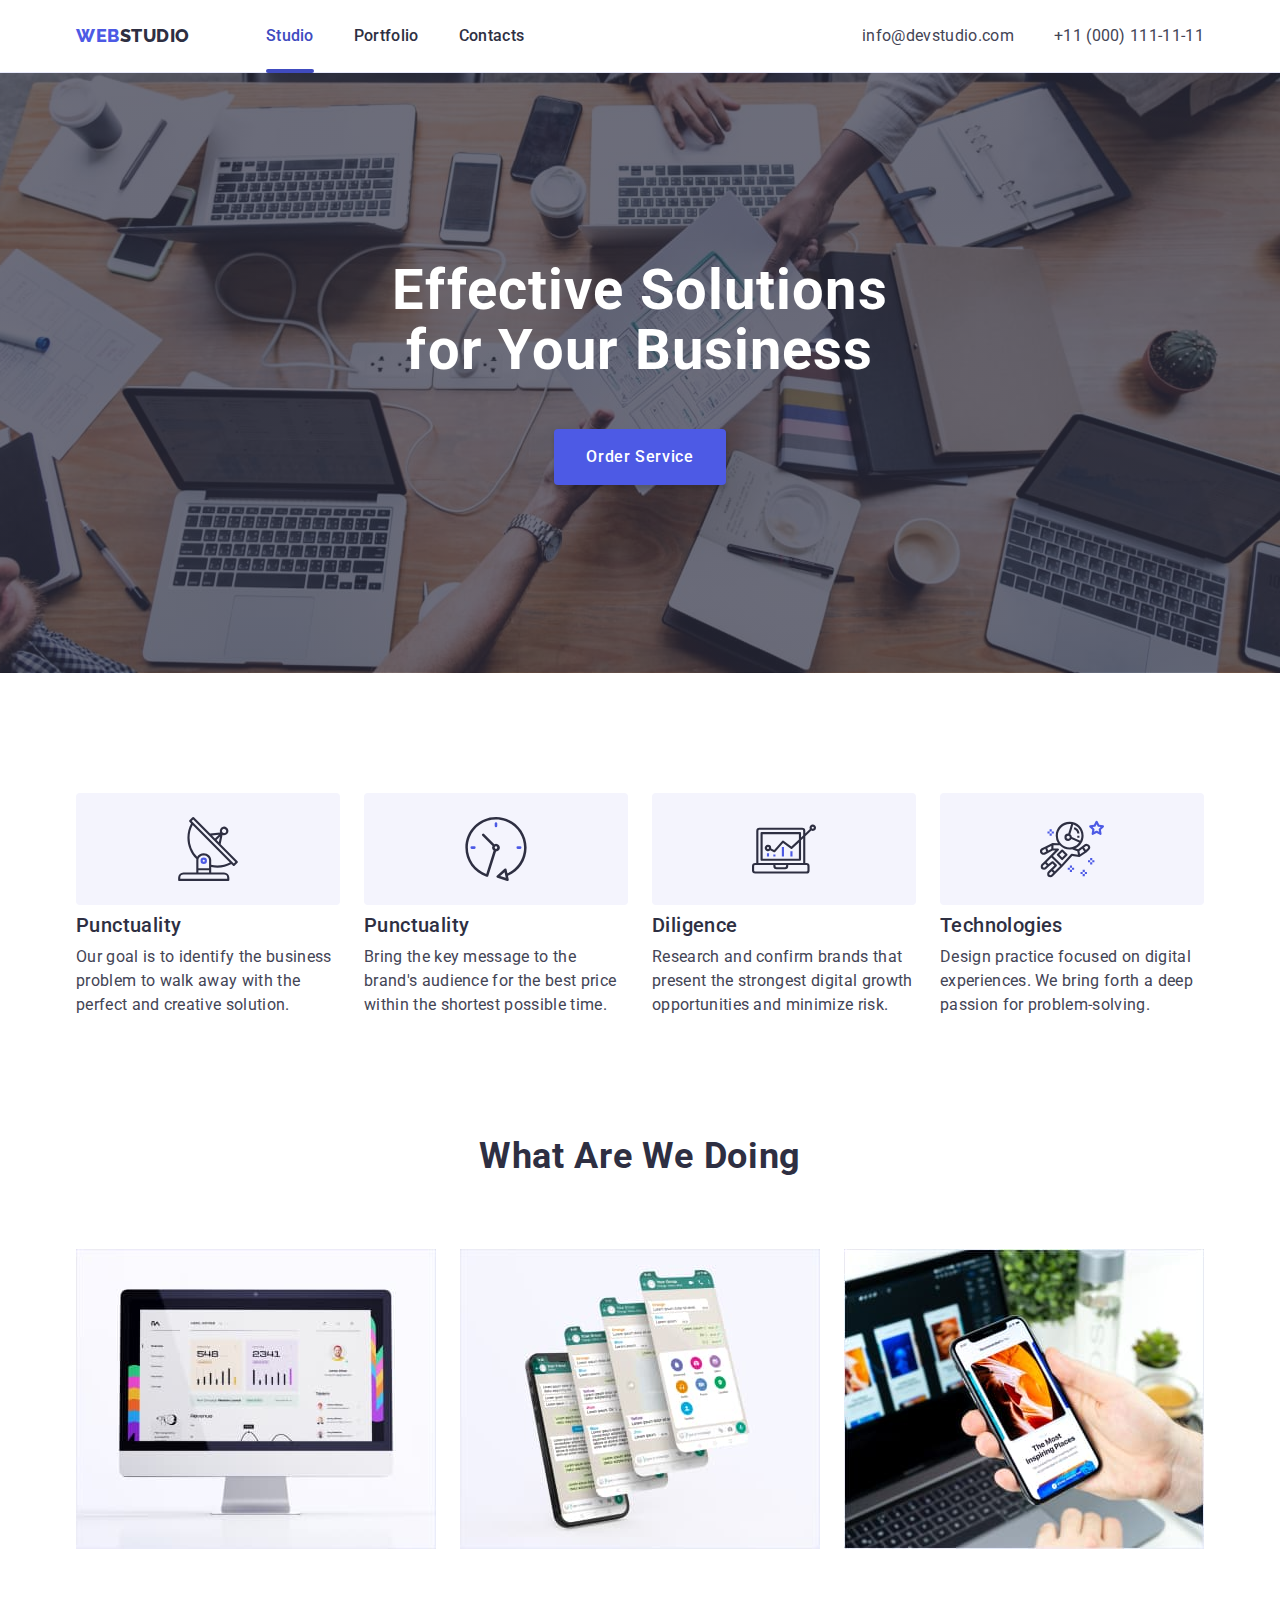
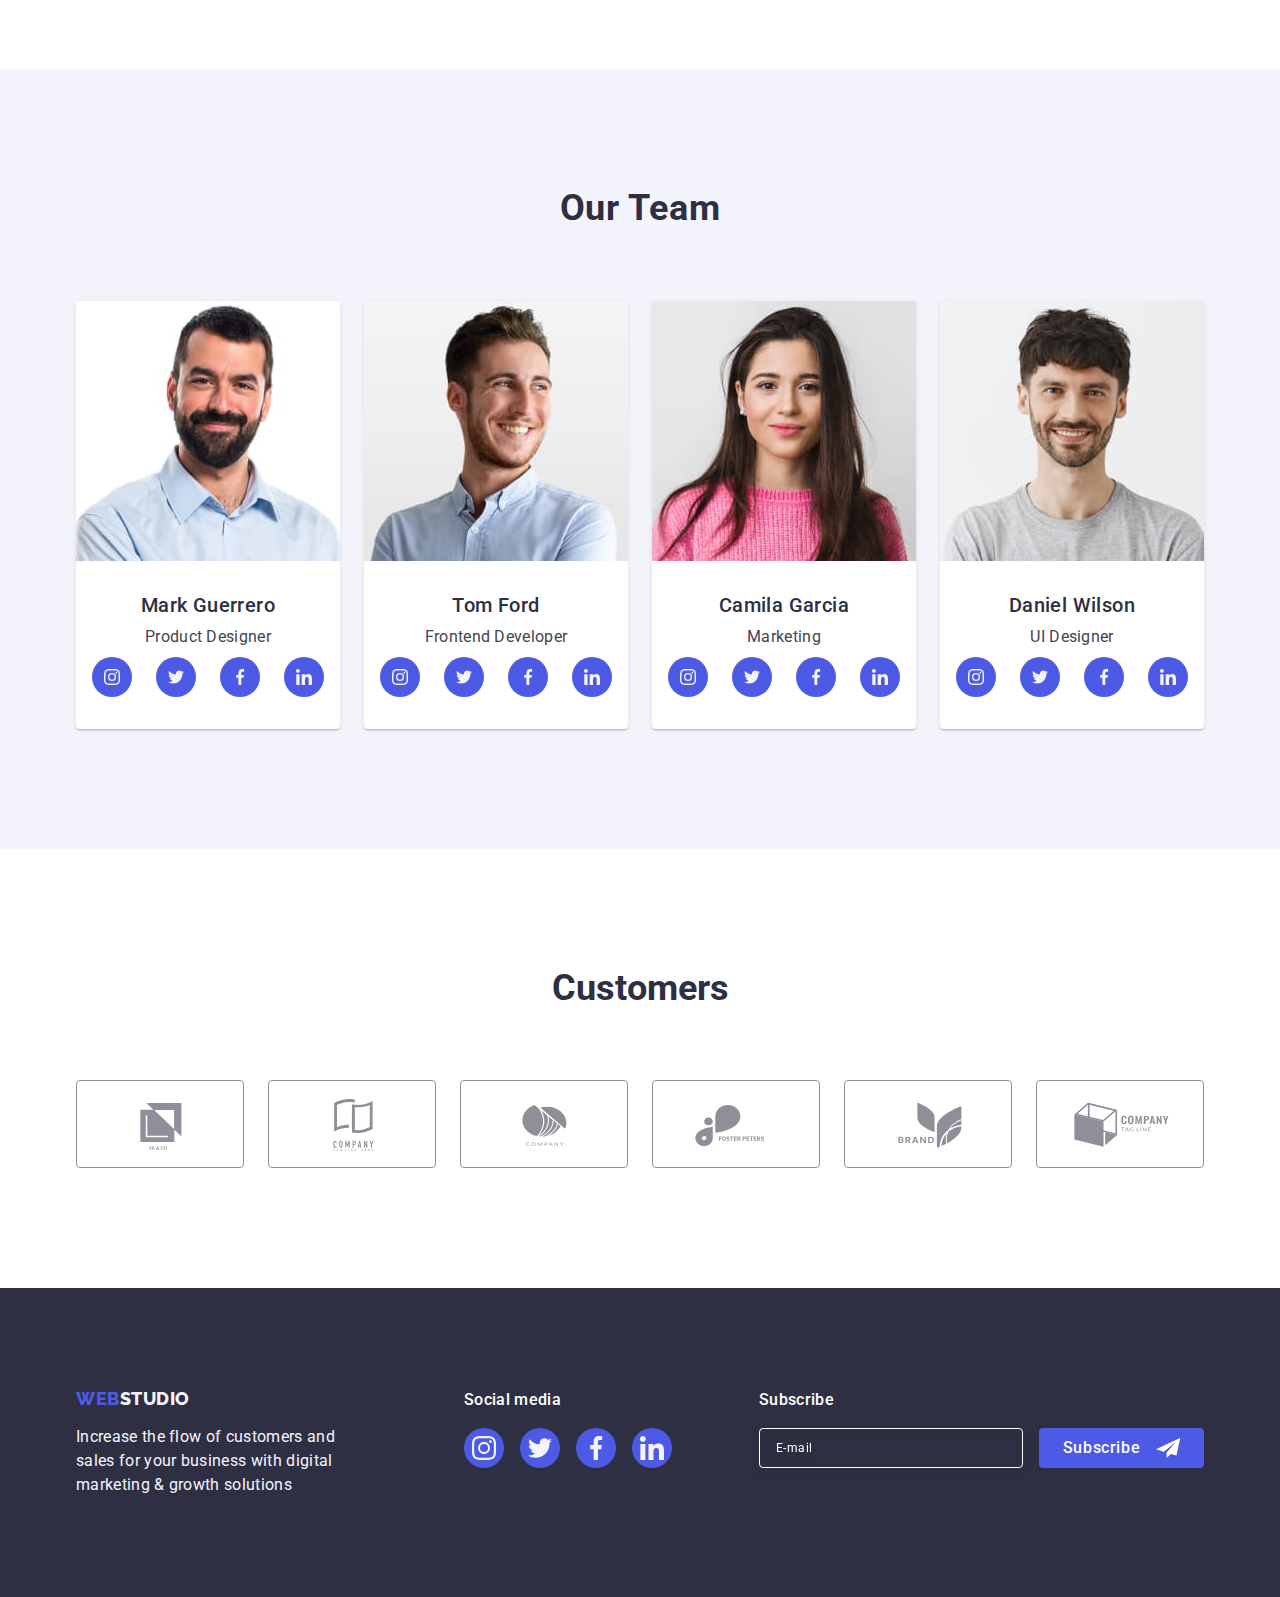
<file: index.html>
<!DOCTYPE html>
<html lang="en">
  <head>
    <meta charset="UTF-8" />
    <meta http-equiv="X-UA-Compatible" content="IE=edge" />
    <meta name="viewport" content="width=device-width, initial-scale=1.0" />
    <title>Effective Solutions for Your Business</title>
    <link rel="preconnect" href="https://fonts.googleapis.com" />
    <link rel="preconnect" href="https://fonts.gstatic.com" crossorigin />
    <link
      href="https://fonts.googleapis.com/css2?family=Raleway:wght@800&family=Roboto:wght@400;500;700&display=swap"
      rel="stylesheet"
    />
    <link
      rel="stylesheet"
      href="https://cdnjs.cloudflare.com/ajax/libs/modern-normalize/1.1.0/modern-normalize.min.css"
    />
    <link href="./css/styles.css" rel="stylesheet" />
  </head>
  <body>
    <!-- Header -->
    <header class="page-header">
      <div class="container page-header-container">
        <nav class="page-header-navigation">
          <a href="./index.html" class="link header-logo page-logo list"
            >Web<span class="logos link">Studio</span></a
          >
          <ul class="list nav-menu">
            <li class="menu-item">
              <a href="./index.html" class="menu-link active link">Studio</a>
            </li>
            <li class="menu-item">
              <a href="./portfolio.html" class="menu-link link">Portfolio</a>
            </li>
            <li class="menu-item">
              <a href="" class="menu-link link">Contacts</a>
            </li>
          </ul>
        </nav>

        <button type="button" class="mobile-menu-open-btn" data-menu-open>
          <svg class="burger-icon" width="32" height="22">
            <use href="./images/icons.svg#icon-menu-open"></use>
          </svg>
        </button>


        <!-- Address -->
        <address class="menu-contacts">
          <ul class="list contact-links">
            <li>
              <a class="link contacts" href="mailto:info@devstudio.com"
                >info@devstudio.com</a
              >
            </li>
            <li>
              <a class="link contacts" href="tel:+110001111111"
                >+11 (000) 111-11-11</a
              >
            </li>
          </ul>
        </address>
      </div>
      <div class="mobile-menu" data-menu>
        <div class="container mobile-menu-container">
          <button type="button" class="modal-close-btn" data-menu-close>
            <svg class="close-mobile-menu-icon" width="8" height="8">
              <use href="./images/icons.svg#icon-close-black-18dp"></use>
            </svg>
          </button>

          <ul class="mobile-menu-list list">
            <li class="list">
              <a href="./index.html" class="link mobile-text current">Studio</a>
            </li>
            <li class="list">
              <a href="./portfolio.html" class="link mobile-text">Portfolio</a>
            </li>
            <li class="list">
              <a href="./index.html" class="link mobile-text">Contacts</a>
            </li>
          </ul>
  <ul class="mobile-contacts list">
    <li class="list">
      <a class="link mobile-phone" href="tel:+110001111111">+11 (000) 111-11-11-11</a>
    </li>
    <li class="list">
      <a class="link mobile-email" href="mailto:info@devstudio.com">infor@devstudio.com</a>
    </li>
  </ul>
  <ul class="list social-icon-mobile">
    <li class="mobile-icon-item">
      <a class="link social-list-link" href="/">
        <svg class="social-icon-mobile" width="24" height="24">
          <use href="./images/icons.svg#instagram"></use>
        </svg>
      </a>
    </li>
    <li class="mobile-icon-item">
      <a class="link social-list-link" href="/">
        <svg class="social-icon-mobile" width="24" height="24">
          <use href="./images/icons.svg#twitter"></use>
        </svg>
      </a>
    </li>
    <li class="mobile-icon-item">
      <a class="link social-list-link" href="/">
        <svg class="social-icon-mobile" width="24" height="24">
          <use href="./images/icons.svg#facebook"></use>
        </svg>
      </a>
    </li>
    <li class="mobile-icon-item">
      <a class="link social-list-link" href="/">
        <svg class="social-icon-mobile" width="24" height="24">
          <use href="./images/icons.svg#linkedin"></use>
        </svg>
      </a>
    </li>
  </ul>
        </div>
      </div>
    </header>

    <!-- Main -->
    <main>
      
      <section class="section-one">
        <div class="container">
          <h1 class="title-one">Effective Solutions for Your Business</h1>
          <button class="button-one" type="button" data-modal-open>
            Order Service
          </button>
        </div>
      </section> 
      <!-- Section-2 -->
      <section class="sections">
        <div class="container">
          <h2 class="visually-hidden">Efficiency</h2>
          <ul class="list section-two-list">

            <li class="section-two-item">
              <div class="icons-section-two">
                <svg width="64" height="64">
                  <use href="./images/icons.svg#antenna"></use>
                </svg>
              </div>
              <h3 class="title-two">Punctuality</h3>
              <p class="text-item-section-two">
                Our goal is to identify the business problem to walk away with
                the perfect and creative solution.
              </p>
            </li>
            <li class="section-two-item">
              <div class="icons-section-two">
                <svg width="64" height="64">
                  <use href="./images/icons.svg#clock"></use>
                </svg>
              </div>
              <h3 class="title-two">Punctuality</h3>
              <p class="text-item-section-two">
                Bring the key message to the brand's audience for the best price
                within the shortest possible time.
              </p>
            </li>
            <li class="section-two-item">
              <div class="icons-section-two">
                <svg width="64" height="64">
                  <use href="./images/icons.svg#diagram"></use>
                </svg>
              </div>
              <h3 class="title-two">Diligence</h3>
              <p class="text-item-section-two">
                Research and confirm brands that present the strongest digital
                growth opportunities and minimize risk.
              </p>
            </li>
            <li class="section-two-item">
              <div class="icons-section-two">
                <svg width="64" height="64">
                  <use href="./images/icons.svg#astronaut"></use>
                </svg>
              </div>
              <h3 class="title-two">Technologies</h3>
              <p class="text-item-section-two">
                Design practice focused on digital experiences. We bring forth a
                deep passion for problem-solving.
              </p>
            </li>
          </ul>
        </div>
      </section>
      <!-- Section-3 -->
      <section class="section-three">
        <div class="container">
          <h2 class="title-three">What are we doing</h2>
          <ul class="list section-three-list">
            <li class="section-three-item">
              <img
  srcset="./images/desktop-images/1x/personal-computer.jpg 1x, ./images/desktop-images/2x/personal-computer@2x.jpg 2x"
  src="./images/desktop-images/1x/personal-computer.jpg"
  alt="computer"
  width="360"
  height="300"
/>
            </li>
            <li class="section-three-item">
              <img
  srcset="./images/desktop-images/1x/phone.jpg 1x, ./images/desktop-images/2x/phone@2x.jpg 2x"
  src="./images/desktop-images/1x/phone.jpg"
  alt="phone"
  width="360"
  height="300"
/>
            </li>
            <li class="section-three-item">
              <img
              srcset="./images/desktop-images/1x/phone-hand.jpg 1x, ./images/desktop-images/2x/phone-hand@2x.jpg 2x"
              src="./images/desktop-images/1x/phone-hand.jpg"
              alt="phone-hand"
              width="360"
              height="300"
            />
            </li>
          </ul>
        </div>
      </section>
      <!-- Section-4 -->
       <section class="section-four-background-color sections">
        <div class="container">
          <h2 class="title-four">Our Team</h2>
          <ul class="section-four-list list">
            <li class="company-employees">
              <img
              srcset="./images/desktop-images/1x/mark-guerrero.jpg 1x, ./images/desktop-images/2x/mark-guerrero@2x.jpg 2x"
              src="./images/desktop-images/1x/mark-guerrero.jpg"
              alt="employee-mark"
              width="264"
              height="260"
            />
              <div class="employees-list">
                <h3 class="title-employees">Mark Guerrero</h3>
                <p class="text-item">Product Designer</p>
                <ul class="social-list-section-four list">
                  <li class="social-item">
                    <a href="" class="social-list-link">
                      <svg
                        class="social-list-icon"
                        aria-label="instagram icon"
                        width="16"
                        height="16"
                      >
                        <use href="./images/icons.svg#instagram"></use>
                      </svg>
                    </a>
                  </li>
                  <li class="social-item">
                    <a href="" class="social-list-link">
                      <svg
                        class="social-list-icon"
                        aria-label="twitter icon"
                        width="16"
                        height="16"
                      >
                        <use href="./images/icons.svg#twitter"></use>
                      </svg>
                    </a>
                  </li>
                  <li class="social-item">
                    <a href="" class="social-list-link">
                      <svg
                        class="social-list-icon"
                        aria-label="facebook icon"
                        width="16"
                        height="16"
                      >
                        <use href="./images/icons.svg#facebook"></use>
                      </svg>
                    </a>
                  </li>
                  <li class="social-item">
                    <a href="" class="social-list-link">
                      <svg
                        class="social-list-icon"
                        aria-label="linkedin icon"
                        width="16"
                        height="16"
                      >
                        <use href="./images/icons.svg#linkedin"></use>
                      </svg>
                    </a>
                  </li>
                </ul>
              </div>
            </li>
            <li class="company-employees">
              <img
              srcset="./images/desktop-images/1x/tom-ford.jpg 1x, ./images/desktop-images/2x/tom-ford@2x.jpg 2x"
              src="./images/desktop-images/1x/tom-ford.jpg"
              alt="employee-tom"
              width="264"
              height="260"
            />
              <div class="employees-list">
                <h3 class="title-employees">Tom Ford</h3>
                <p class="text-item">Frontend Developer</p>
                <ul class="social-list-section-four list">
                  <li class="social-item">
                    <a href="" class="social-list-link">
                      <svg
                        class="social-list-icon"
                        aria-label="instagram icon"
                        width="16"
                        height="16"
                      >
                        <use href="./images/icons.svg#instagram"></use>
                      </svg>
                    </a>
                  </li>
                  <li class="social-item">
                    <a href="" class="social-list-link">
                      <svg
                        class="social-list-icon"
                        aria-label="twitter icon"
                        width="16"
                        height="16"
                      >
                        <use href="./images/icons.svg#twitter"></use>
                      </svg>
                    </a>
                  </li>
                  <li class="social-item">
                    <a href="" class="social-list-link">
                      <svg
                        class="social-list-icon"
                        aria-label="facebook icon"
                        width="16"
                        height="16"
                      >
                        <use href="./images/icons.svg#facebook"></use>
                      </svg>
                    </a>
                  </li>
                  <li class="social-item">
                    <a href="" class="social-list-link">
                      <svg
                        class="social-list-icon"
                        aria-label="linkedin icon"
                        width="16"
                        height="16"
                      >
                        <use href="./images/icons.svg#linkedin"></use>
                      </svg>
                    </a>
                  </li>
                </ul>
              </div>
            </li>
            <li class="company-employees">
              <img
              srcset="./images/desktop-images/1x/camila-garcia.jpg 1x, ./images/desktop-images/2x/camila-garcia@2x.jpg 2x"
              src="./images/desktop-images/1x/camila-garcia.jpg"
              alt="employee-camila"
              width="264"
              height="260"
            />
              <div class="employees-list">
                <h3 class="title-employees">Camila Garcia</h3>
                <p class="text-item">Marketing</p>
                <ul class="social-list-section-four list">
                  <li class="social-item">
                    <a href="" class="social-list-link">
                      <svg
                        class="social-list-icon"
                        aria-label="instagram icon"
                        width="16"
                        height="16"
                      >
                        <use href="./images/icons.svg#instagram"></use>
                      </svg>
                    </a>
                  </li>
                  <li class="social-item">
                    <a href="" class="social-list-link">
                      <svg
                        class="social-list-icon"
                        aria-label="twitter icon"
                        width="16"
                        height="16"
                      >
                        <use href="./images/icons.svg#twitter"></use>
                      </svg>
                    </a>
                  </li>
                  <li class="social-item">
                    <a href="" class="social-list-link">
                      <svg
                        class="social-list-icon"
                        aria-label="facebook icon"
                        width="16"
                        height="16"
                      >
                        <use href="./images/icons.svg#facebook"></use>
                      </svg>
                    </a>
                  </li>
                  <li class="social-item">
                    <a href="" class="social-list-link">
                      <svg
                        class="social-list-icon"
                        aria-label="linkedin icon"
                        width="16"
                        height="16"
                      >
                        <use href="./images/icons.svg#linkedin"></use>
                      </svg>
                    </a>
                  </li>
                </ul>
              </div>
            </li>
            <li class="company-employees">
              <img
              srcset="./images/desktop-images/1x/daniel-wilson.jpg 1x, ./images/desktop-images/2x/daniel-wilson@2x.jpg 2x"
              src="./images/desktop-images/1x/daniel-wilson.jpg"
              alt="employee-daniel"
              width="264"
              height="260"
            />
              <div class="employees-list">
                <h3 class="title-employees">Daniel Wilson</h3>
                <p class="text-item">UI Designer</p>
                <ul class="social-list-section-four list">
                  <li class="social-item">
                    <a href="" class="social-list-link">
                      <svg
                        class="social-list-icon"
                        aria-label="instagram icon"
                        width="16"
                        height="16"
                      >
                        <use href="./images/icons.svg#instagram"></use>
                      </svg>
                    </a>
                  </li>
                  <li class="social-item">
                    <a href="" class="social-list-link">
                      <svg
                        class="social-list-icon"
                        aria-label="twitter icon"
                        width="16"
                        height="16"
                      >
                        <use href="./images/icons.svg#twitter"></use>
                      </svg>
                    </a>
                  </li>
                  <li class="social-item">
                    <a href="" class="social-list-link">
                      <svg
                        class="social-list-icon"
                        aria-label="facebook icon"
                        width="16"
                        height="16"
                      >
                        <use href="./images/icons.svg#facebook"></use>
                      </svg>
                    </a>
                  </li>
                  <li class="social-item">
                    <a href="" class="social-list-link">
                      <svg
                        class="social-list-icon"
                        aria-label="linkedin icon"
                        width="16"
                        height="16"
                      >
                        <use href="./images/icons.svg#linkedin"></use>
                      </svg>
                    </a>
                  </li>
                </ul>
              </div>
            </li>
          </ul>
        </div>
      </section> 
      <!-- Section-5 -->
       <section class="sections">
        <div class="container container-customers">
          <h2 class="title-customers">Customers</h2>
          <ul class="customers-list list">
            <li class="customers-list-item">
              <a href="" class="link customer-link">
                <svg class="icons-section-five" width="104" height="56">
                  <use href="./images/icons.svg#ya-co"></use>
                </svg>
              </a>
            </li>
            <li class="customers-list-item">
              <a href="" class="link customer-link">
                <svg class="icons-section-five" width="104" height="56">
                  <use href="./images/icons.svg#tagline-here"></use>
                </svg>
              </a>
            </li>
            <li class="customers-list-item">
              <a href="" class="link customer-link">
                <svg class="icons-section-five" width="104" height="56">
                  <use href="./images/icons.svg#company"></use>
                </svg>
              </a>
            </li>
            <li class="customers-list-item">
              <a href="" class="link customer-link">
                <svg class="icons-section-five" width="104" height="56">
                  <use href="./images/icons.svg#foster-peters"></use>
                </svg>
              </a>
            </li>
            <li class="customers-list-item">
              <a href="" class="link customer-link">
                <svg class="icons-section-five" width="104" height="56">
                  <use href="./images/icons.svg#brand"></use>
                </svg>
              </a>
            </li>
            <li class="customers-list-item">
              <a href="" class="link customer-link">
                <svg class="icons-section-five" width="104" height="56">
                  <use href="./images/icons.svg#tag-line"></use>
                </svg>
              </a>
            </li>
          </ul>
        </div>
      </section> 
    </main>
    <!-- Footer -->
     <footer class="footer">
      <div class="container container-footer">
        <div class="logotype">
          <a href="./index.html" class="link page-logo footer-logo list"
            >Web<span class="footer-color">Studio</span></a
          >
          <p class="footer-paragraph">
            Increase the flow of customers and sales for your business with
            digital marketing & growth solutions
          </p>
        </div>

        <div class="footer-social-media-container">
          <p class="social-media-title">Social media</p>
          <ul class="social-list-footer list">
            <li class="social-item">
              <a href="" class="social-list-link-ft link">
                <svg
                  class="social-list-icon"
                  aria-label="instagram icon"
                  width="24"
                  height="24"
                >
                  <use href="./images/icons.svg#instagram"></use>
                </svg>
              </a>
            </li>
            <li class="social-item">
              <a href="" class="social-list-link-ft link">
                <svg
                  class="social-list-icon"
                  aria-label="twitter icon"
                  width="24"
                  height="24"
                >
                  <use href="./images/icons.svg#twitter"></use>
                </svg>
              </a>
            </li>
            <li class="social-item">
              <a href="" class="social-list-link-ft link">
                <svg
                  class="social-list-icon"
                  aria-label="facebook icon"
                  width="24"
                  height="24"
                >
                  <use href="./images/icons.svg#facebook"></use>
                </svg>
              </a>
            </li>
            <li class="social-item">
              <a href="" class="social-list-link-ft link">
                <svg
                  class="social-list-icon"
                  aria-label="linkedin icon"
                  width="24"
                  height="24"
                >
                  <use href="./images/icons.svg#linkedin"></use>
                </svg>
              </a>
            </li>
          </ul>
        </div>

        
        <div class="footer-subscribe-container">
          <p class="footer-form-title">Subscribe</p>
          <form class="footer-form">
            <label class="footer-label">
              <input class="footer-input" 
              name="user-email"
              type="email"
              placeholder="E-mail">
            </label>
            <button class="footer-subscribe-btn" type="submit">
              Subscribe
              <svg class="send-icon" width="24" height="24">
                <use href="./images/icons.svg#icon-icon-send"></use>
              </svg>
            </button>
          </form>
        </div>
      </div>
    </footer> 



<!-- Modal window -->

     <div class="backdrop is-hidden" data-modal>
      <div class="modal">
        <button type="button" class="modal-close-btn" data-modal-close>
          <svg class="modal-close-icon" width="8" height="8">
            <use href="./images/icons.svg#icon-close-black-18dp"></use>
          </svg>
        </button>

        <p class="modal-title">Leave your contacts and we will call you back</p>
        <form class="modal-contact-form">
          
          <div class="modal-container">
            <label for="user-name" class="modal-form-wrapper">Name</label>
                <div class="modal-input-container">
                <input
                  class="modal-contact-form-input"
                  type="text"
                  name="user-name"
                  id="user-name"
                  required
                  pattern="[a-zA-Zа-яА-ЯіІїЇґҐєЄ']+"
                />
                <svg class="contact-form-input-icon" width="18" height="24">
                  <use href="./images/icons.svg#icon-person-black-18dp-1"></use>
                </svg>
        
            </div>
          </div>
          



          <div class="modal-container">
          <label for="user-tel" class="modal-form-wrapper">Phone</label>
          <div class="modal-input-container">    
          <input
                class="modal-contact-form-input"
                type="tel"
                name="user-tel"
                id="user-tel"
                required
                pattern="[0-9]{3}-[0-9]{3}-[0-9]{2}-[0-9]{2}"
                title="xxx-xxx-xx-xx"
              />
              <svg class="contact-form-input-icon" width="18" height="24">
                <use href="./images/icons.svg#icon-phone-black-18dp-1"></use>
              </svg>
          </div>
        </div>






        <div class="modal-container">
          <label for="user-email" class="modal-form-wrapper">Email</label>
          <div class="modal-input-container">    
          <input
                class="modal-contact-form-input"
                type="email"
                name="user-email"
                id="user-email"
                required/>
              <svg class="contact-form-input-icon" width="18" height="24">
                <use href="./images/icons.svg#icon-email-black-18dp-1"></use>
              </svg>
          </div>
        </div>

          



        <div class="textarea-container"> 
        <label class="modal-form-wrapper" for="user-comment">Comment</label>
          
            <textarea
              class="contact-form-message"
              id="user-comment"
              name="user-comment"
              placeholder="Text input"
            ></textarea>
          </div> 






          <div class="modal-privacy-policy">
            <input
              class="contact-form-policy visually-hidden"
              id="user-privacy"
              type="checkbox"
              name="user-privacy"
              value="true" 
              required
            />
            <label class="contact-form-checkbox-wrapper" for="user-privacy">
            <span class="faked-checkbox">
              <svg class="checkbox-icon" width="10" height="8">
              <use
                class="contact-form-checkmark-icon"
                href="./images/icons.svg#icon-checkmark"
                width="10"
                height="8"
              ></use>
            </svg>
          </span>
          I accept the terms and conditions of the&#160;<a href="" class="privacy-policy-link"> Privacy Policy </a>
          </label>
        </div>





          <button type="submit" class="contact-form-sumbit">Send</button>
        </form>





      </div>
    </div> 
  
<script src="./js/mobile-menu.js"></script>
    <script src="./js/modal.js"></script>
  </body>
</html>
</file>
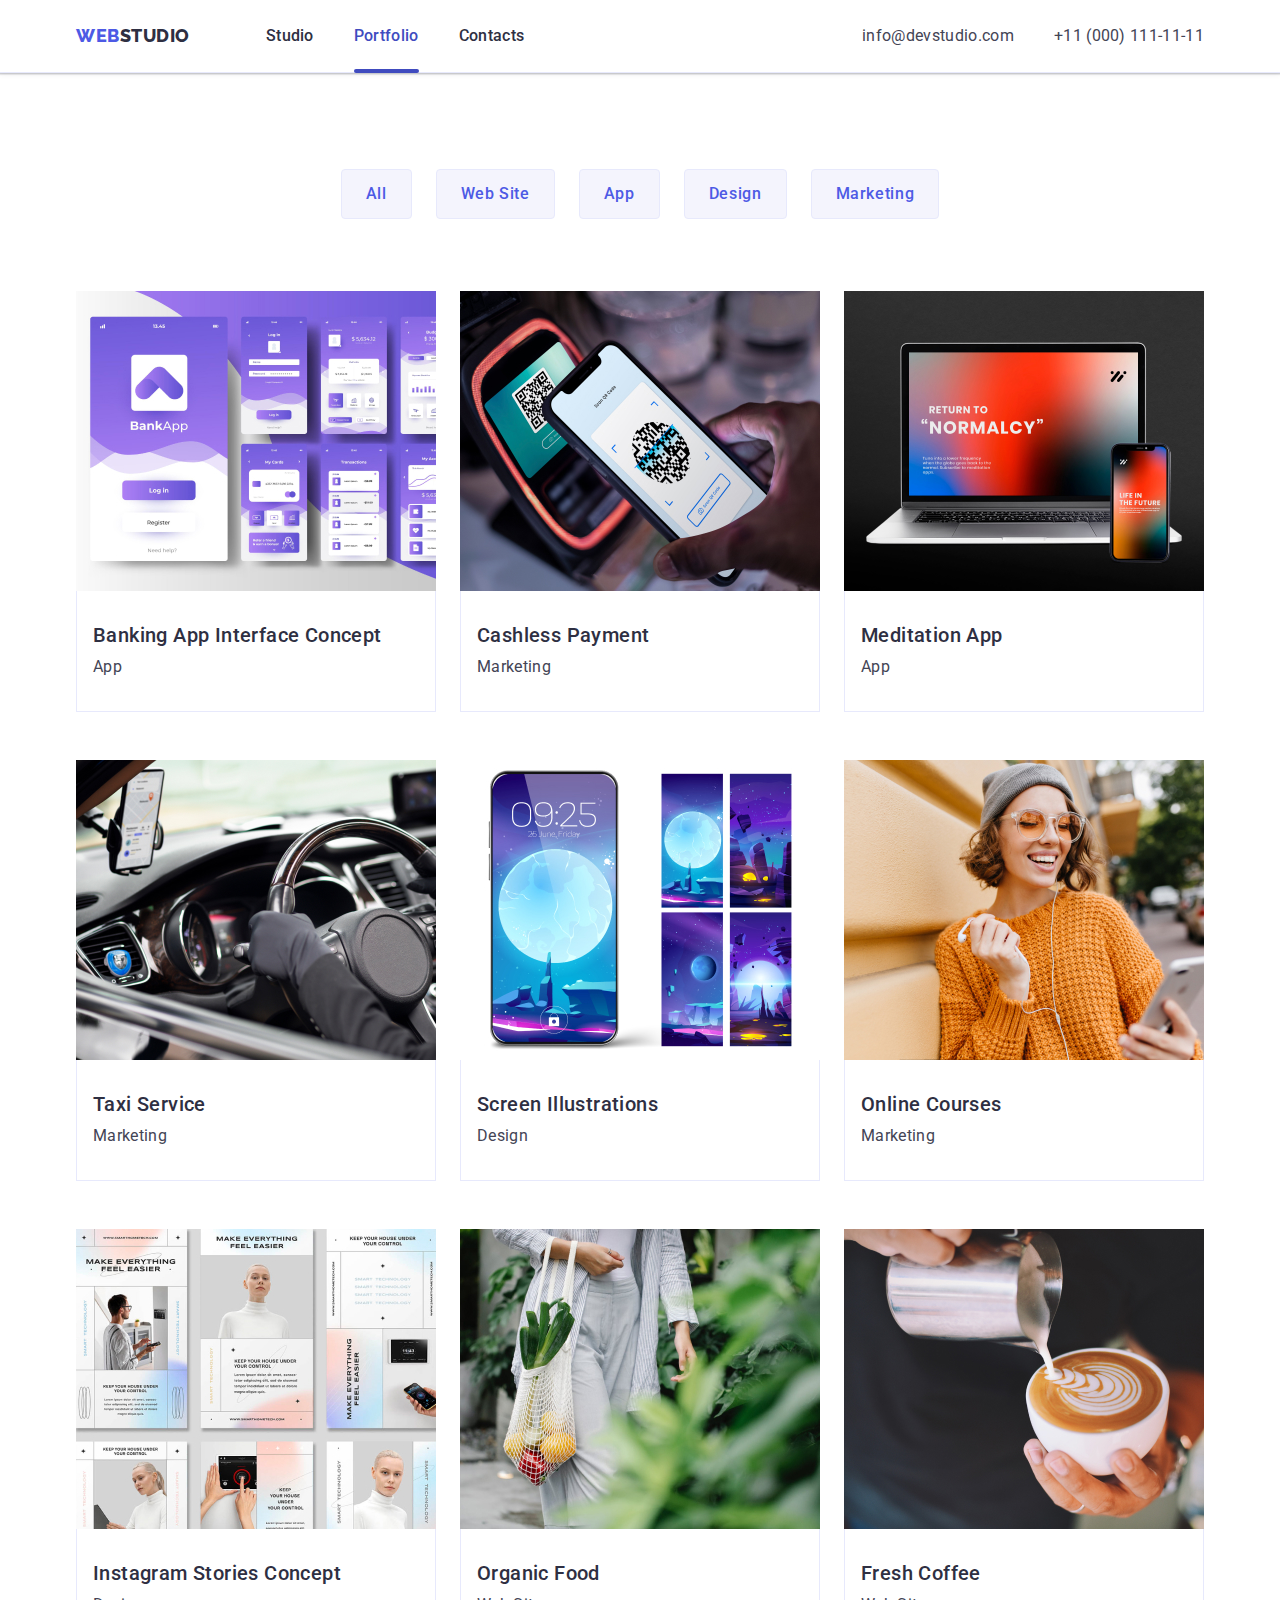
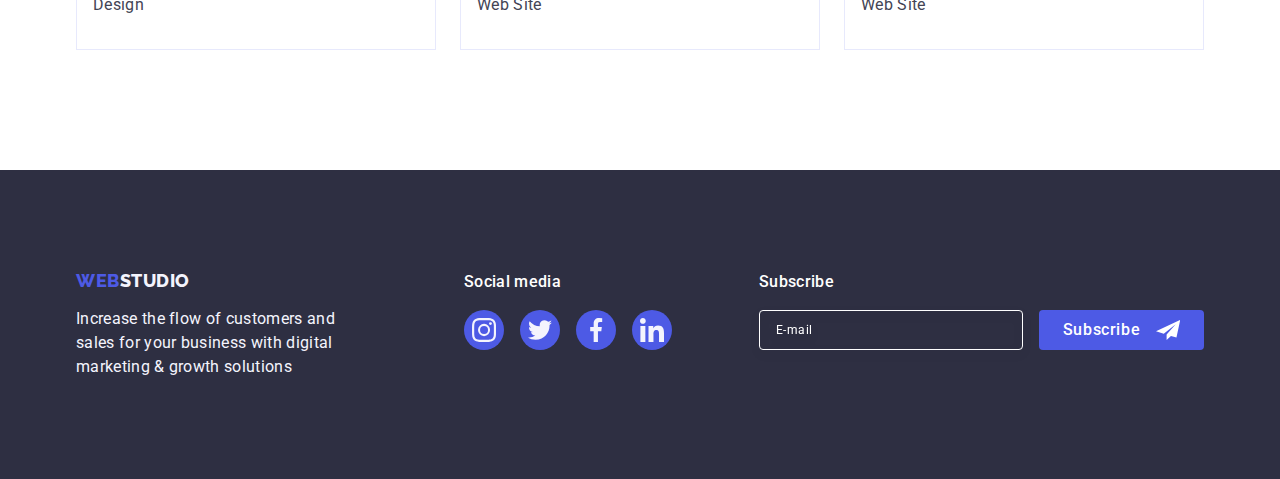
<file: portfolio.html>
<!DOCTYPE html>
<html lang="en">
  <head>
    <meta charset="UTF-8" />
    <meta http-equiv="X-UA-Compatible" content="IE=edge" />
    <meta name="viewport" content="width=device-width, initial-scale=1.0" />
    <title>Effective Solutions for Your Business</title>
    <link rel="preconnect" href="https://fonts.googleapis.com" />
    <link rel="preconnect" href="https://fonts.gstatic.com" crossorigin />
    <link
      href="https://fonts.googleapis.com/css2?family=Raleway:wght@800&family=Roboto:wght@400;500;700&display=swap"
      rel="stylesheet"
    />
    <link
      rel="stylesheet"
      href="https://cdnjs.cloudflare.com/ajax/libs/modern-normalize/1.1.0/modern-normalize.min.css"
    />
    <link rel="stylesheet" href="./css/styles.css" />
  </head>
  <body class="body-page">
    <!-- Header -->
    <header class="page-header">
      <div class="container page-header-container">
        <nav class="page-header-navigation">
          <a href="./index.html" class="link header-logo page-logo list"
            >Web<span class="logos link">Studio</span></a
          >
          <ul class="list nav-menu">
            <li class="menu-item">
              <a href="./index.html" class="menu-link link">Studio</a>
            </li>
            <li class="menu-item">
              <a href="./portfolio.html" class="menu-link active link"
                >Portfolio</a
              >
            </li>
            <li class="menu-item">
              <a href="" class="menu-link link">Contacts</a>
            </li>
          </ul>
        </nav>
        <!-- Address -->
        <address class="menu-contacts">
          <ul class="list contact-links">
            <li>
              <a class="link contacts" href="mailto:info@devstudio.com"
                >info@devstudio.com</a
              >
            </li>
            <li>
              <a class="link contacts" href="tel:+110001111111"
                >+11 (000) 111-11-11</a
              >
            </li>
          </ul>
        </address>
      </div>
    </header>

    <main>
      <!-- Section-1-Portfolio -->
      <section class="main-portfolio">
        <div class="container">
          <h1 class="visually-hidden">Portfolio</h1>
          <ul class="portfolio-list list">
            <li><button type="button" class="button-portfolio">All</button></li>
            <li>
              <button type="button" class="button-portfolio">Web Site</button>
            </li>
            <li><button type="button" class="button-portfolio">App</button></li>
            <li>
              <button type="button" class="button-portfolio">Design</button>
            </li>
            <li>
              <button type="button" class="button-portfolio">Marketing</button>
            </li>
          </ul>
          <ul class="list portfolio-list-app">
            <li class="portfolio-list-item">
              <a href="./images/imgbankingapp.jpg" class="link-portfolio link">
                <div class="portfolio-picture-wrapper">
                  <img
                    src="./images/imgbankingapp.jpg"
                    alt="banking-app-interface-concept"
                    width="360"
                    height="300"
                  />
                  <p class="overlay">
                    14 Stylish and User-Friendly App Design Concepts · Task
                    Manager App · Calorie Tracker App · Exotic Fruit Ecommerce
                    App · Cloud Storage App
                  </p>
                </div>

                <div class="portfolio-app">
                  <h2 class="title-portfolio">Banking App Interface Concept</h2>
                  <p class="paragraph-portfolio">App</p>
                </div>
              </a>
            </li>
            <li class="portfolio-list-item">
              <a
                href="./images/imgcashlesspayment.jpg"
                class="link-portfolio link"
              >
                <div class="portfolio-picture-wrapper">
                  <img
                    src="./images/imgcashlesspayment.jpg"
                    alt="cashless-payment"
                    width="360"
                    height="300"
                  />
                  <p class="overlay">
                    14 Stylish and User-Friendly App Design Concepts · Task
                    Manager App · Calorie Tracker App · Exotic Fruit Ecommerce
                    App · Cloud Storage App
                  </p>
                </div>

                <div class="portfolio-app">
                  <h2 class="title-portfolio">Cashless Payment</h2>
                  <p class="paragraph-portfolio">Marketing</p>
                </div>
              </a>
            </li>
            <li class="portfolio-list-item">
              <a
                href="./images/imgmediationapp.jpg"
                class="link-portfolio link"
              >
                <div class="portfolio-picture-wrapper">
                  <img
                    src="./images/imgmediationapp.jpg"
                    alt="mediation-app"
                    width="360"
                    height="300"
                  />
                  <p class="overlay">
                    14 Stylish and User-Friendly App Design Concepts · Task
                    Manager App · Calorie Tracker App · Exotic Fruit Ecommerce
                    App · Cloud Storage App
                  </p>
                </div>

                <div class="portfolio-app">
                  <h2 class="title-portfolio">Meditation App</h2>
                  <p class="paragraph-portfolio">App</p>
                </div>
              </a>
            </li>
            <li class="portfolio-list-item">
              <a href="./images/imgtaxiservice.jpg" class="link-portfolio link">
                <div class="portfolio-picture-wrapper">
                  <img
                    src="./images/imgtaxiservice.jpg"
                    alt="taxi-service"
                    width="360"
                    height="300"
                  />
                  <p class="overlay">
                    14 Stylish and User-Friendly App Design Concepts · Task
                    Manager App · Calorie Tracker App · Exotic Fruit Ecommerce
                    App · Cloud Storage App
                  </p>
                </div>
                <div class="portfolio-app">
                  <h2 class="title-portfolio">Taxi Service</h2>
                  <p class="paragraph-portfolio">Marketing</p>
                </div>
              </a>
            </li>
            <li class="portfolio-list-item">
              <a
                href="./images/imgscreenillustration.jpg"
                class="link-portfolio link"
              >
                <div class="portfolio-picture-wrapper">
                  <img
                    src="./images/imgscreenillustration.jpg"
                    alt="screen-illustrations"
                    width="360"
                    height="300"
                  />
                  <p class="overlay">
                    14 Stylish and User-Friendly App Design Concepts · Task
                    Manager App · Calorie Tracker App · Exotic Fruit Ecommerce
                    App · Cloud Storage App
                  </p>
                </div>

                <div class="portfolio-app">
                  <h2 class="title-portfolio">Screen Illustrations</h2>
                  <p class="paragraph-portfolio">Design</p>
                </div>
              </a>
            </li>
            <li class="portfolio-list-item">
              <a
                href="./images/imgonlinecourses.jpg"
                class="link-portfolio link"
              >
                <div class="portfolio-picture-wrapper">
                  <img
                    src="./images/imgonlinecourses.jpg"
                    alt="screen-illustrations"
                    width="360"
                    height="300"
                  />
                  <p class="overlay">
                    14 Stylish and User-Friendly App Design Concepts · Task
                    Manager App · Calorie Tracker App · Exotic Fruit Ecommerce
                    App · Cloud Storage App
                  </p>
                </div>

                <div class="portfolio-app">
                  <h2 class="title-portfolio">Online Courses</h2>
                  <p class="paragraph-portfolio">Marketing</p>
                </div>
              </a>
            </li>
            <li class="portfolio-list-item">
              <a
                href="./images/imginstagramstories.jpg"
                class="link-portfolio link"
              >
                <div class="portfolio-picture-wrapper">
                  <img
                    src="./images/imginstagramstories.jpg"
                    alt="instagram-strories-concept"
                    width="360"
                    height="300"
                  />
                  <p class="overlay">
                    14 Stylish and User-Friendly App Design Concepts · Task
                    Manager App · Calorie Tracker App · Exotic Fruit Ecommerce
                    App · Cloud Storage App
                  </p>
                </div>

                <div class="portfolio-app">
                  <h2 class="title-portfolio">Instagram Stories Concept</h2>
                  <p class="paragraph-portfolio">Design</p>
                </div>
              </a>
            </li>
            <li class="portfolio-list-item">
              <a href="./images/imgorganicfood.jpg" class="link-portfolio link">
                <div class="portfolio-picture-wrapper">
                  <img
                    src="./images/imgorganicfood.jpg"
                    alt="organic-food"
                    width="360"
                    height="300"
                  />
                  <p class="overlay">
                    14 Stylish and User-Friendly App Design Concepts · Task
                    Manager App · Calorie Tracker App · Exotic Fruit Ecommerce
                    App · Cloud Storage App
                  </p>
                </div>

                <div class="portfolio-app">
                  <h2 class="title-portfolio">Organic Food</h2>
                  <p class="paragraph-portfolio">Web Site</p>
                </div>
              </a>
            </li>
            <li class="portfolio-list-item">
              <a href="./images/imgfreshcoffee.jpg" class="link-portfolio link">
                <div class="portfolio-picture-wrapper">
                  <img
                    src="./images/imgfreshcoffee.jpg"
                    alt="fresh-coffee"
                    width="360"
                    height="300"
                  />
                  <p class="overlay">
                    14 Stylish and User-Friendly App Design Concepts · Task
                    Manager App · Calorie Tracker App · Exotic Fruit Ecommerce
                    App · Cloud Storage App
                  </p>
                </div>

                <div class="portfolio-app">
                  <h2 class="title-portfolio">Fresh Coffee</h2>
                  <p class="paragraph-portfolio">Web Site</p>
                </div>
              </a>
            </li>
          </ul>
        </div>
      </section>
    </main>
    <!-- Footer -->
    <!-- Footer -->
    <footer class="footer">
      <div class="container container-footer">
        <div class="logotype">
          <a href="./index.html" class="link page-logo footer-logo list"
            >Web<span class="footer-color">Studio</span></a
          >
          <p class="footer-paragraph">
            Increase the flow of customers and sales for your business with
            digital marketing & growth solutions
          </p>
        </div>

        <div class="footer-social-media-container">
          <p class="social-media-title">Social media</p>
          <ul class="social-list-footer list">
            <li class="social-item">
              <a href="" class="social-list-link-ft link">
                <svg
                  class="social-list-icon"
                  aria-label="instagram icon"
                  width="24"
                  height="24"
                >
                  <use href="./images/icons.svg#instagram"></use>
                </svg>
              </a>
            </li>
            <li class="social-item">
              <a href="" class="social-list-link-ft link">
                <svg
                  class="social-list-icon"
                  aria-label="twitter icon"
                  width="24"
                  height="24"
                >
                  <use href="./images/icons.svg#twitter"></use>
                </svg>
              </a>
            </li>
            <li class="social-item">
              <a href="" class="social-list-link-ft link">
                <svg
                  class="social-list-icon"
                  aria-label="facebook icon"
                  width="24"
                  height="24"
                >
                  <use href="./images/icons.svg#facebook"></use>
                </svg>
              </a>
            </li>
            <li class="social-item">
              <a href="" class="social-list-link-ft link">
                <svg
                  class="social-list-icon"
                  aria-label="linkedin icon"
                  width="24"
                  height="24"
                >
                  <use href="./images/icons.svg#linkedin"></use>
                </svg>
              </a>
            </li>
          </ul>
        </div>

        
        <div class="footer-subscribe-container">
          <p class="footer-form-title">Subscribe</p>
          <form class="footer-form">
            <label class="footer-label">
              <input class="footer-input" 
              name="user-email"
              type="email"
              placeholder="E-mail">
            </label>
            <button class="footer-subscribe-btn" type="submit">
              Subscribe
              <svg class="send-icon" width="24" height="24">
                <use href="./images/icons.svg#icon-icon-send"></use>
              </svg>
            </button>
          </form>
        </div>
      </div>
    </footer>
  </body>
</html>
</file>
<file: css/styles.css>
:root {
  --background-color: #ffffff;
  --page-logo-color: #4d5ae5;
  --first-paragraf-color: #434455;
  --sections-color: #2e2f42;
  --contact-color: #434455;
  --section-four-back-ground-color: #f4f4fd;
  --footer-color: #2e2f42;
  --portfolio-button: #4d5ae5;
  --portfolio-background-button: #f4f4fd;
  --title-portfolio-color: #2e2f42;
  --prg-color: #434455;
  --buttons-portfolio: #e7e9fc;
  --accent-color: #4d5ae5;
  --icon-color: #f4f4fd;
  --color-title-customers: #2e2f42;
  --customer-link-color: #8e8f99;
  --footer-color-var: #ffffff;
  --footer-link: #4d5ae5;
  --social-media-link-color: #4d5ae5;
  --modal-title: #2e2f42;
  --label-color:#8e8f99;
  --color-contact-form-policy: #404bbf;
  
}

body {
  font-family: "Roboto", sans-serif;
  color: #434455;
  background-color: var(--background-color);
}


.list {
  margin-top: 0;
  margin-bottom: 0;
  list-style: none;
}
h1,
h2,
h3,
h4,
p {
  margin-top: 0;
  margin-bottom: 0;
}
ul,
ol {
  margin-top: 0;
  margin-bottom: 0;
  padding-left: 0;
}

img {
  display: block;
}

.menu-link {
  position: relative;
  display: block;
  font-weight: 500;
  font-size: 16px;
  line-height: 1.5;
  letter-spacing: 0.02em;
  color: #2e2f42;
  padding: 24px 0;
  transition: color 250ms cubic-bezier(0.4, 0, 0.2, 1);
}

.menu-link:hover,
.menu-link:focus {
  color: #404bbf;
}

.active {
  color: #404bbf;
}
.active::after {
  content: "";
  display: block;
  position: absolute;
  left: 0;
  width: 100%;
  height: 4px;
  bottom: -1px;
  background-color: #404bbf;
  border-radius: 2px;
}
.link{
  text-decoration: none;
}
/* Header */
.page-header {
  background-color: #ffffff;
  border-bottom: 1px solid #e7e9fc;
  box-shadow: 0px 1px 6px rgba(46, 47, 66, 0.08),
    0px 1px 1px rgba(46, 47, 66, 0.16), 0px 2px 1px rgba(46, 47, 66, 0.08);
}
.container {
  padding-left: 16px;
  padding-right: 16px;
}
@media screen and (min-width:428px) {
  .container{
    max-width: 426px;
    margin-left: auto;
    margin-right: auto;
  }
} 

@media screen and (min-width: 768px){
  .container {
    max-width: 768px;
    margin-left: auto;
    margin-right: auto;
  }
}

@media screen and (min-width: 1158px) {
  .container {
    max-width: 1158px;
    padding-left: 15px;
    padding-right: 15px;
  }
}

.sections {
  padding: 96px 0;
  display: block;
}
@media screen and (min-width: 1158px) {
  .sections{
    padding: 120px 0;
  }
  
}
/* Header mobile */
.list.nav-menu{
  display:none
}
.menu-contacts{
  display: none;
}

.nav-menu {
  display: flex;
  gap: 40px;
}
.page-header-container {
  display: flex;
  align-items: center;
}
.page-header-navigation {
  display: flex;
  align-items: center;
  justify-content: flex-end;
  margin-right: auto;
}
.menu-header {
  display: flex;
  row-gap: 40px;
}

.list {
  list-style: none;
  display: flex;
  padding: 0;
  margin: 0;
}

.mobile-menu-open-btn{ margin-left: auto;
  padding: 0;
  background-color: transparent;
  border: 0;
  line-height: 0;
  cursor: pointer;}

  .burger-icon{
    stroke: #2e2f42;
  }

Address */
.menu-contacts {
  font-style: normal;
}

.contacts {
  font-weight: 400;
  font-size: 12px;
  line-height: 1.16;
  letter-spacing: 0.02em;
  color: var(--contact-color);
  margin-left: auto;
  transition: color 250ms cubic-bezier(0.4, 0, 0.2, 1);
}

.contacts:hover,
.contacts:focus {
  color: #404bbf;
}

.contact-links {
  display: flex;
  gap: 40px;
}


.page-logo {
  font-family: "Raleway", sans-serif;
  font-style: normal;
  font-weight: 800;
  font-size: 18px;
  display: inline-block;
  line-height: 1.17;
  align-items: center;
  letter-spacing: 0.03em;
  text-transform: uppercase;
  color: var(--page-logo-color);
}

.header-logo {
  display: block;
  padding: 24px 0;
}
.logos {
  color: #2e2f42;
}

.mobile-menu  {
position: fixed;
width: 100%;
height: 100%;
top: 0;
left: 0;
background-color: #ffffff;
opacity: 0;
visibility: hidden;
pointer-events: none;
}
.mobile-menu.is-open{
  opacity: 1;
  visibility: visible;
  pointer-events: auto;
}
.mobile-menu-container{
  position: relative;
  display: flex;
  flex-direction: column;
  padding-top: 80px;
  padding-left: 40px;
  padding-bottom: 40px;
  height: 100%;
}
.mobile-menu-list{
  flex-direction: column;
  gap: 40px;
  margin-bottom: auto;
}
.mobile-text.current{
  color: #404BBF;

}
.mobile-text  {
  font-weight: 700;
  font-size: 36px;
  line-height: 1.11;
  letter-spacing: 0.02em;
  text-transform: capitalize;
  color: #2e2f42;
  transition: color 250ms cubic-bezier(0.4, 0, 0.2, 1);}

  .mobile-menu-text:hover,
  .mobile-menu-text:focus {
    color: var(--color-text-mobile-menu);
  }
  .mobile-contacts{
    display: flex;
    flex-direction: column;
    gap: 40px;
    margin-bottom: 40px;
  }
    .mobile-phone{
      font-weight: 700;
      font-size: 20px;
      line-height: 1.11;
      letter-spacing: 0.02em;
      text-transform: capitalize;
      color: #434455;
      transition: color 250ms cubic-bezier(0.4, 0, 0.2, 1);}
      .mobile-phone:hover,
      .mobile-phone:focus {
        color: #4d5ae5;
      }   
      .mobile-email {
        font-weight: 500;
        font-size: 20px;
        line-height: 1.2;
        letter-spacing: 0.02em;
        color: #434455;
        transition: color 250ms cubic-bezier(0.4, 0, 0.2, 1);
      }
    
      .mobile-email:hover,
      .mobile-email:focus {
        color: #4d5ae5;
      }
      .social-icon-mobile{display: flex;
        justify-content: space-between;
      fill: var(--icon-color);}
.mobile-icon-item{width: 40px;
  height: 40px;}
@media screen and (min-width: 428px) {

.mobile-phone{font-size: 36px;}
.social-icon-mobile{
  gap: 56px;
}   
}

  @media screen and (min-width: 768px) {
    .header-logo{
      margin-right: 120px;
    }
    .list.nav-menu{display: flex;}
    .menu-contacts{
      display: block;
      font-style: normal;
    }
    .mobile-menu-open-btn{
      display: none;
    }
    .mobile-menu{
      display: none;
    }
  .contact-links{
    flex-direction: column;
    gap: 12px;
  }
  }

@media screen and (min-width: 1158px) {
  .header-logo{margin-right: 76px;
  } 
  .contact-links{flex-direction: row;
  gap: 40px;}
  .contacts{
    font-size: 16px;
    line-height: 1.5;
  } 
}




/* Section-1 */
.section-one {
  padding: 112px 0;
  background-color: #2e2f42;
  background-image: linear-gradient(
      rgba(46, 47, 66, 0.7),
      rgba(46, 47, 66, 0.7)
    ),
    url(../images/mobile-images/@1x/people-office.jpg);
  background-repeat: no-repeat;
  background-size: cover;
  background-position: center;
  max-width: 1440px;
  margin-left: auto;
  margin-right: auto;
}
@media screen and (min-device-pixel-ratio: 2) and (max-width: 767px),
 screen and (min-resolution: 192dpi) and (max-width: 767px),
 screen and (min-resolution: 2dppx) and (max-width: 767px) {
 .section-one {
  background-image: linear-gradient(to right, rgba(46, 47, 66, 0.7), rgba(46, 47, 66, 0.7)),
   url(../images/mobile-images/@2x/people-office2x.jpg);
 }
}


.title-one {
  font-weight: 700;
  font-size: 36px;
line-height: 1.11;
  text-align: center;
  letter-spacing: 0.02em;
  color: #ffffff;

  margin: auto;
  max-width: 320px;
  margin-bottom: 72px;
}
@media screen and (min-width: 768px) {
  .section-one{
    background-image: linear-gradient(to right, rgba(46, 47, 66, 0.7), rgba(46, 47, 66, 0.7)),
   url(../images/tablet-images/people-office-tablet-1x.jpg);
  }
  .title-one{
    font-size: 56px;
    line-height: 1.07;
    margin-bottom: 36px;
    max-width: 496px;
  }
}
@media screen and (min-device-pixel-ratio: 2) and (min-width: 768px),
 screen and (min-resolution: 192dpi) and (min-width: 768px),
 screen and (min-resolution: 2dppx) and (min-width: 768px) {
 .section-one {
  background-image: linear-gradient(to right, rgba(46, 47, 66, 0.7), rgba(46, 47, 66, 0.7)),
   url(../images/tablet-images/people-office-tablet-2x.jpg);
 }
}

@media screen and (min-width: 1158px) {
.section-one{
  padding: 188px 0;
  background-image: linear-gradient(to right, rgba(46, 47, 66, 0.7), rgba(46, 47, 66, 0.7)),
   url(../images/desktop-images/1x/people-office.jpg);
}
  .title-one{margin-bottom: 48px;}
}
@media screen and (min-device-pixel-ratio: 2) and (min-width: 1158px),
 screen and (min-resolution: 192dpi) and (min-width: 1158px),
 screen and (min-resolution: 2dppx) and (min-width: 1158px) {
 .section-one {
  background-image: linear-gradient(to right, rgba(46, 47, 66, 0.7), rgba(46, 47, 66, 0.7)),
   url(../images/desktop-images/2x/people-office2x.jpg);
 }
}

/* Section-2 */
.visually-hidden {
  position: absolute;
  width: 1px;
  height: 1px;
  margin: -1px;
  border: 0;
  padding: 0;
  white-space: nowrap;
  clip-path: inset(100%);
  clip: rect(0 0 0 0);
  overflow: hidden;
}
.title-two {
  font-weight: 700;
  font-size: 36px;
  line-height: 1.11;
  letter-spacing: 0.02em;
  color: var(--sections-color);
  margin-bottom: 8px;
  text-align: center;
}
.section-two-list {
  display: flex;
  flex-direction: column;
  gap: 72px;
}

.text-item-section-two {
  font-size: 16px;
  line-height: 1.5;
  letter-spacing: 0.02em;
  font-weight: 500;

}
.icons-section-two {
  display: none;
  align-items: center;
  justify-content: center;
  height: 112px;
  margin-bottom: 8px;
  border-radius: 4px;
  background-color: #f4f4fd;
}
@media screen and (min-width: 768px) {
  .section-two-list{
    flex-direction: row;
    flex-wrap: wrap;
    gap: 72px 24px;
    align-items: baseline;
  }
  .title-two{
    text-align: left;
  }
  .section-two-item{
    width: calc((100% - 24px) / 2);
  }
}
@media screen and (min-width: 1158px) {
  .section-two-list{
    gap: 24px;
  }
  .section-two-item{
    width: calc((100% - 72px) / 4);
  }
  .icons-section-two{
    display: flex;
  }
  .title-two{
    font-weight: 500;
font-size: 20px;
line-height: 1.2;
  }
  .text-item-section-two{
    font-weight: 400;
  }
}
/* Section-3 */
.section-three {
  display: none;
  padding-bottom: 120px;
}
.title-three {
  font-size: 36px;
  line-height: 1.11;
  text-align: center;
  letter-spacing: 0.02em;
  text-transform: capitalize;
  color: var(--sections-color);
  margin-bottom: 72px;
}
.section-three-list {
  display: flex;
  padding: 0;
  gap: 24px;
}
.section-three-item {
  width: calc((100% - 48px) / 3);
  margin: auto;
  padding: auto;
}
@media screen and (min-width: 1158px) {
  .section-three{display: block;}
  
}
/* Section-4 */
.section-four-background-color {
  background-color: var(--section-four-back-ground-color);
}
.container-four {
  width: 1158px;
  margin-left: auto;
  margin-right: auto;
  padding-left: 15px;
  padding-right: 15px;
}
.social-list-link {
  display: flex;
  align-items: center;
  justify-content: center;
  width: 100%;
  height: 100%;
  border-radius: 50%;
  background-color: var(--social-media-link-color);
  transition: background-color 250ms cubic-bezier(0.4, 0, 0.2, 1);
}
.social-list-link:hover,
.social-list-link:focus {
  background-color: #404bbf;
}
.title-four {
  font-size: 36px;
  line-height: 1.11;
  text-align: center;
  letter-spacing: 0.02em;
  text-transform: capitalize;
  color: var(--sections-color);
  margin-bottom: 72px;
}
.section-four-list {
  flex-direction: column;
  align-items: center;
  justify-content: center;
  gap: 72px;
}
.company-employees {
  border-radius: 0px 0px 4px 4px;
  text-align: center;
  box-shadow: 0px 1px 6px rgba(46, 47, 66, 0.08),
    0px 1px 1px rgba(46, 47, 66, 0.16), 0px 2px 1px rgba(46, 47, 66, 0.08);
  background-color: #ffffff;
}


.title-employees {
  font-weight: 500;
  font-size: 20px;
  line-height: 1.2;
  letter-spacing: 0.02em;
  color: var(--sections-color);
  text-align: center;
  margin-bottom: 8px;
  text-align: center;
  margin-top: 0;
  margin-bottom: 8px;
  font-weight: 500;
  font-size: 20px;
}
.employees-list {
  padding: 32px 0;
  gap: 24px;
}
@media screen and (min-width: 768px) {
  .section-four-list{
    flex-direction: row;
    flex-wrap: wrap;
    gap: 64px 24px;
  }
  
}
/* Button */

button {
  cursor: pointer;
}
.button-one {
  /* font-family: "Roboto", sans-serif; */
  display: block;
  font-weight: 500;
  font-size: 16px;
  line-height: 1.5;
  letter-spacing: 0.04em;
  background-color: #4d5ae5;
  color: #ffffff;
  box-shadow: 0px 4px 4px rgba(0, 0, 0, 0.15);
  height: 56px;
  border: none;
  border-radius: 4px;
  padding: 16px 32px;
  min-width: 169px;
  margin: auto;
  transition: background-color 250ms cubic-bezier(0.4, 0, 0.2, 1);
}
.button-one:hover,
.button-one:focus {
  background-color: #404bbf;
  cursor: pointer;
}

/* Section-5 */

.title-customers {
  font-size: 36px;
  line-height: 1.1;
  justify-content: center;
  color: var(--color-title-customers);
  margin-bottom: 72px;
  text-align: center;
}
.customers-list {
  display: flex;
flex-wrap: wrap;
  gap: 72px 16px;
}
.customers-list-item {
  height: 88px;
  width: calc((100% - 16px) / 2);
}


.customer-link {
  display: flex;
  box-sizing: border-box;
  border: 1px solid #8e8f99;
  border-radius: 4px;
  width: 100%;
  height: 100%;
  display: flex;
  align-items: center;
  justify-content: center;
  color: var(--customer-link-color);
  transition: border-color 250ms cubic-bezier(0.4, 0, 0.2, 1),
    color 250ms cubic-bezier(0.4, 0, 0.2, 1);
}
.customer-link:hover,
.customer-link:focus {
  border-color: #404bbf;
  color: #404bbf;
}
.icons-section-five {
  fill: currentColor;
}
@media screen and (min-width: 768px) {
  .customers-list{
    gap: 72px 24px;
  }
  .customers-list-item{
    width: calc((100% - 48px) / 3);
  }
  .container-customers{width: 552px;}
}
@media screen and (min-width: 1158px) {
  .container-customers{width: 100%;}
.customers-list{
  gap: 24px;
}
.customers-list-item{
  width: calc((100% - 120px) / 6);
}
}
  

/* Footer */

.footer {
  background-color: #2e2f42;
  padding: 96px 0;
}

.logotype{
  text-align: center;
}

.footer-social-media-container{
}
.container-footer{
  display: flex;
  flex-direction: column;
  gap: 72px;
}
.social-media-title {
  text-align: center;
  margin-bottom: 16px;
    font-weight: 500;
    font-size: 16px;
    line-height: 1.5;
    letter-spacing: 0.02em;
    color: #ffffff;
}

.social-list-section-four {
  display: flex;
  justify-content: center;
  gap: 24px;
}

.social-list-footer {
  display: flex;
  justify-content: center;
    gap: 16px;
    
    
}

.social-list-link-ft {
  display: flex;
  align-items: center;
  justify-content: center;
  width: 100%;
  height: 100%;
  background-color: var(--footer-link);
  border-radius: 50%;
  transition: background-color 250ms cubic-bezier(0.4, 0, 0.2, 1);
}
.social-list-link-ft:hover,
.social-list-link-ft:focus {
  background-color: #31d0aa;
}
.social-item{
  width: 40px;
  height: 40px;
}
.social-list-icon {
  fill: var(--icon-color);
   }

.text-item {
  font-size: 16px;
  line-height: 1.5;
  letter-spacing: 0.02em;
  color: var(--first-paragraf-color);
  padding: 0;
  text-align: center;
  margin-bottom: 8px;
  text-align: center;
  margin-top: 0;
  margin-bottom: 8px;
}
.footer-color {
  color: #f4f4fd;
}

.footer-paragraph {
  max-width: 268px;
  margin-left: auto;
  margin-right: auto;
  text-align: start;
}
.footer-paragraph{
  font-weight: 400;
    font-size: 16px;
    line-height: 1.5;
    letter-spacing: 0.02em;
    color: #f4f4fd;
}
.footer-logo {
  margin-bottom: 16px;
}



.footer-form-title{
  display: block;
  text-align: center;
  margin-bottom: 16px;
  font-weight: 500;
  font-size: 16px;
  line-height: 1.5;
  letter-spacing: 0.02em;
  color: #ffffff;
}

.footer-form{
display: flex;
flex-direction: column;
gap: 16px;
}


  .footer-input{
    height: 40px;
    padding: 8px 16px;
    border: 1px solid #ffffff;
    filter: drop-shadow(0px 4px 4px rgba(0, 0, 0, 0.15));
    border-radius: 4px;
    font-size: 12px;
    line-height: 1.5;
    letter-spacing: 0.04em;
    background-color: transparent;
    color: #ffffff;
    width: 100%;
    transition: border 250ms cubic-bezier(0.4, 0, 0.2, 1);
  }
  
  .footer-input::placeholder{
    color: #ffffff;
  }
  .footer-subscribe-btn{
    display: flex;
    justify-content: center;
    align-items: center;
    width: 165px;
    height: 40px;
    font-family: "Roboto", sans-serif;
    font-size: 16px;
    font-weight: 500;
    line-height: 1.5;
    letter-spacing: 0.04em;
    color: #ffffff;
    cursor: pointer;
    background-color: #4D5AE5;
    border: none;
    border-radius: 4px;
    margin-left: auto;
    margin-right: auto;
  }
  .send-icon{
    margin-left: 16px;
  }
  @media screen and (min-width: 768px) {

    .container-footer{
      flex-direction: row;
flex-wrap: wrap;
gap: 72px 24px;
width: 552px;
    }
    .logotype{text-align:left;}
    .social-media-title{
      text-align: left;
    }
    .footer-form-title{
      text-align: left;
      
    }
    .footer-form{flex-direction: row;
    }
    .footer-input{
    width: 264px;
    }
  }

  @media screen and (min-width: 1158px) {
   .footer{padding: 100px 0;} 
   .container-footer{
    width: 100%;
    gap: 0;
   }
   .logotype{
    margin-right: 120px;
   }
   .footer-social-media-container{
    margin-right: auto;
   }
  }

.backdrop {
  position: fixed;
  top: 0;
  width: 100%;
  height: 100%;
  background-color: rgba(46, 47, 66, 0.4);
  transition: opacity 250ms cubic-bezier(0.4, 0, 0.2, 1),
    visibility 250ms cubic-bezier(0.4, 0, 0.2, 1);
}
.modal {
  position: absolute;
  top: 50%;
  left: 50%;
  transform: translate(-50%, -50%);
  width: 100%;
  min-height: 584px;
  padding: 72px 16px 24px 16px;
  background-color: #ffffff;
  background: #fcfcfc;
  box-shadow: 0px 1px 1px rgba(0, 0, 0, 0.14), 0px 1px 3px rgba(0, 0, 0, 0.12),
    0px 2px 1px rgba(0, 0, 0, 0.2);
  border-radius: 4px;
  transition: transform 250ms cubic-bezier(0.4, 0, 0.2, 1);
}

.modal-close-btn {
  position: absolute;
  top: 24px;
  right: 24px;

  display: flex;
  align-items: center;
  justify-content: center;
  background-color: #e7e9fc;
  border: 1px solid rgba(0, 0, 0, 0.1);
  width: 24px;
  height: 24px;
  padding: 0;
  border-radius: 50%;
  transition: background-color 250ms cubic-bezier(0.4, 0, 0.2, 1),
    border 250ms cubic-bezier(0.4, 0, 0.2, 1);
}
.modal-close-btn:hover,
.modal-close-btn:focus {
  background-color: #404bbf;
  border: none;
  fill: #ffffff;
}
.modal-title {
  font-weight: 500;
  font-size: 16px;
  line-height: 1.5;
  text-align: center;
  letter-spacing: 0.02em;
  color: var(--modal-title);
  margin-bottom: 16px;
}
.is-hidden {
  opacity: 0;
  visibility: hidden;
  pointer-events: none;
}

.modal-close-icon {
  transition: fill 250ms cubic-bezier(0.4, 0, 0.2, 1);
}
.modal-container {
  margin-bottom: 8px;
}
.modal-contact-form {
  display: flex;
  flex-direction: column;
}
.modal-form-wrapper {
  display: block;
  margin-bottom: 4px;
  font-size: 12px;
  line-height: 1.17;
  letter-spacing: 0.04em;
  color: var( --label-color);

}
.contact-form-field-description {
  display: block;
  font-size: 12px;
  font-weight: 400;
  color: #8e8f99;
  margin-bottom: 4px;
}
.modal-input-container{
  position: relative;
}
.modal-contact-form-input {
  width: 100%;
  height: 40px;
  padding-left: 38px;
  border: 1px solid rgba(46, 47, 66, 0.4); 
  border-radius: 4px;
  transition: border-color 250ms cubic-bezier(0.4, 0, 0.2, 1);
  background-color: transparent;
  outline: transparent;
}
.modal-contact-form-input:focus {
  border-color: #4D5AE5;
}



.contact-form-input-icon {
  position: absolute;
  left: 16px;
  top: 50%;
  transform: translateY(-50%);
  transition: fill 250ms cubic-bezier(0.4, 0, 0.2, 1); 
  fill: #2E2F42;
}
.modal-contact-form-input:focus + .contact-form-input-icon{fill: #4d5ae5;}

.textarea-container{margin-bottom: 16px;}

.contact-form-message {
  display: block;
  width: 100%;
  height: 120px;
  resize: none;
  font-size: 12px; 
  padding: 8px 16px;
  line-height: 1.17;
  letter-spacing: 0.04em;
  color: #2E2F42;
  border: 1px solid rgba(46, 47, 66, 0.4);
  border-radius: 4px;
  background-color: transparent;
  outline: transparent; 
  transition: border-color 250ms cubic-bezier(0.4, 0, 0.2, 1); }

.contact-form-message:focus {
  border-color: #4D5AE5; }

.contact-form-message::placeholder {
  font-weight: 400;
  font-size: 12px;
  line-height: 1.17;
  color: rgba(46, 47, 66, 0.4);
}

.modal-privacy-policy{margin-bottom: 24px;}

.contact-form-checkbox-wrapper {
  align-items: center;
  line-height: 1.17;
  letter-spacing: 0.04em;
  font-size: 12px;
  color: var(--label-color);
}

.faked-checkbox {
  display: inline-flex;
  justify-content: center;
  align-items: center;
  margin-right: 8px;
  width: 16px;
  height: 16px;
  border: 1px solid rgba(46, 47, 66, 0.4); 
  border-radius: 2px;
  fill: transparent;
}


.privacy-policy-link {
  color: var(--social-media-link-color);
}

.contact-form-policy:checked + .contact-form-checkbox-wrapper .faked-checkbox {
  background-color: var(--color-contact-form-policy);
  border: none;
  fill: var(--background-color);
  border-color: var(--color-contact-form-policy)
}



.contact-form-sumbit {
  display: block;
  border: none;
  margin: auto;
  min-width: 169px;
  height: 56px;
  font-family: "Roboto", sans-serif;
  font-size: 16px;
  font-weight: 500;
  line-height: 1.5;
  letter-spacing: 0.04em;
  color: #ffffff;
  cursor: pointer;
  background: #4d5ae5;
  box-shadow: 0px 4px 4px rgba(0, 0, 0, 0.15);
  border-radius: 4px;
  transition: background-color 250ms cubic-bezier(0.4, 0, 0.2, 1);}

@media screen and (min-width: 428px) {
  .modal{
    max-width: 392px;
  }
}
@media screen and (min-width: 768px) {
.modal{
  padding: 72px 24px 24px;
  max-width: 408px;
}
  
}

/* Portfolio */
.button-portfolio {
  /* font-family: "Roboto", sans-serif; */
  font-weight: 500;
  font-size: 16px;
  line-height: 1.5;
  letter-spacing: 0.04em;
  color: var(--portfolio-button);
  background-color: var(--portfolio-background-button);
  padding: 12px 24px;
  border: 1px solid var(--buttons-portfolio);
  border-radius: 4px;
  transition: color 250ms cubic-bezier(0.4, 0, 0.2, 1),
    background-color 250ms cubic-bezier(0.4, 0, 0.2, 1),
    border-color 250ms cubic-bezier(0.4, 0, 0.2, 1),
    box-shadow 250ms cubic-bezier(0.4, 0, 0.2, 1);
}
.button-portfolio:hover,
.button-portfolio:focus {
  cursor: pointer;
  color: #ffffff;
  background-color: #404bbf;
  border: 1px solid transparent;
  box-shadow: 0px 3px 1px rgba(0, 0, 0, 0.1), 0px 2px 1px rgba(0, 0, 0, 0.08),
    0px 2px 2px rgba(0, 0, 0, 0.12);
}
.title-portfolio {
  font-weight: 500;
  font-size: 20px;
  line-height: 1.2;
  letter-spacing: 0.02em;
  color: var(--title-portfolio-color);
  margin-bottom: 8px;
}
.paragraph-portfolio {
  font-size: 16px;
  line-height: 1.5;
  letter-spacing: 0.02em;
  color: var(--prg-color);
}
.main-portfolio {
  padding: 96px 0 120px;
}
.portfolio-list {
  list-style: none;
  display: flex;
  justify-content: center;
  margin-bottom: 72px;
  gap: 24px;
}
.portfolio-list-app {
  list-style: none;
  display: flex;
  column-gap: 24px;
  flex-wrap: wrap;
  row-gap: 48px;
}
.portfolio-list-item {
  width: calc((100% - 48px) / 3);
}
.link-portfolio {
  display: block;
  transition: box-shadow 250ms cubic-bezier(0.4, 0, 0.2, 1);
}

.link-portfolio:hover,
.link-portfolio:focus {
  box-shadow: 0px 1px 6px rgba(46, 47, 66, 0.08),
    0px 1px 1px rgba(46, 47, 66, 0.16), 0px 2px 1px rgba(46, 47, 66, 0.08);
}
.portfolio-app {
  padding: 32px 16px;
  border: 1px solid #e7e9fc;
  border-top: none;
}
.overlay {
  position: absolute;
  transform: translate(0, 100%);
  transition: transform 250ms cubic-bezier(0.4, 0, 0.2, 1);
  top: 0;
  left: 0;
  width: 100%;
  height: 100%;
  background-color: #4d5ae5;
  color: #f4f4fd;
  padding: 40px 32px;
  overflow: auto;
  line-height: 1.5;
  letter-spacing: 0.02em;
}
.link-portfolio:hover .overlay,
.link-portfolio:focus .overlay {
  transform: translate(0, 0);
}

.portfolio-picture-wrapper {
  position: relative;
  overflow: hidden;
}
.portfolio-picture-wrapper:hover .overlay,
.portfolio-picture-wrapper:focus .overlay {
  transform: translateY(0%);
}
</file>
